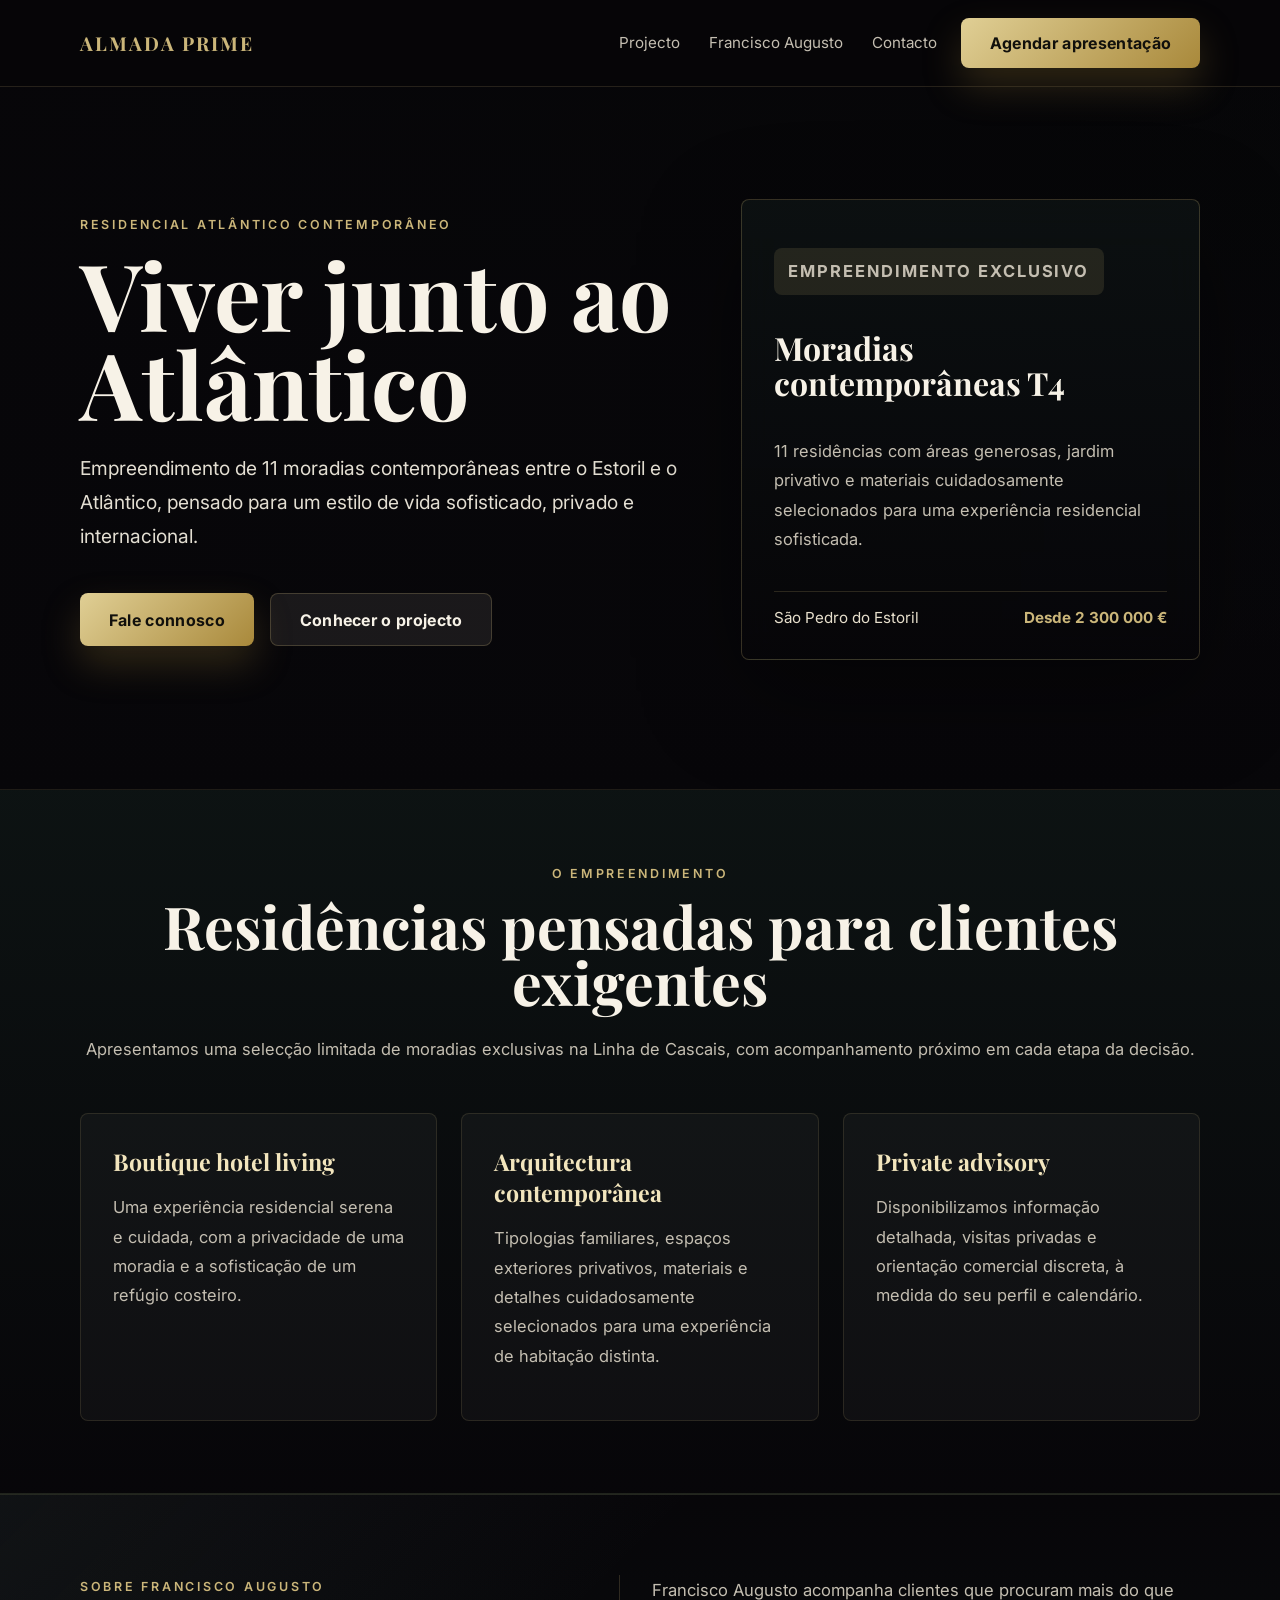
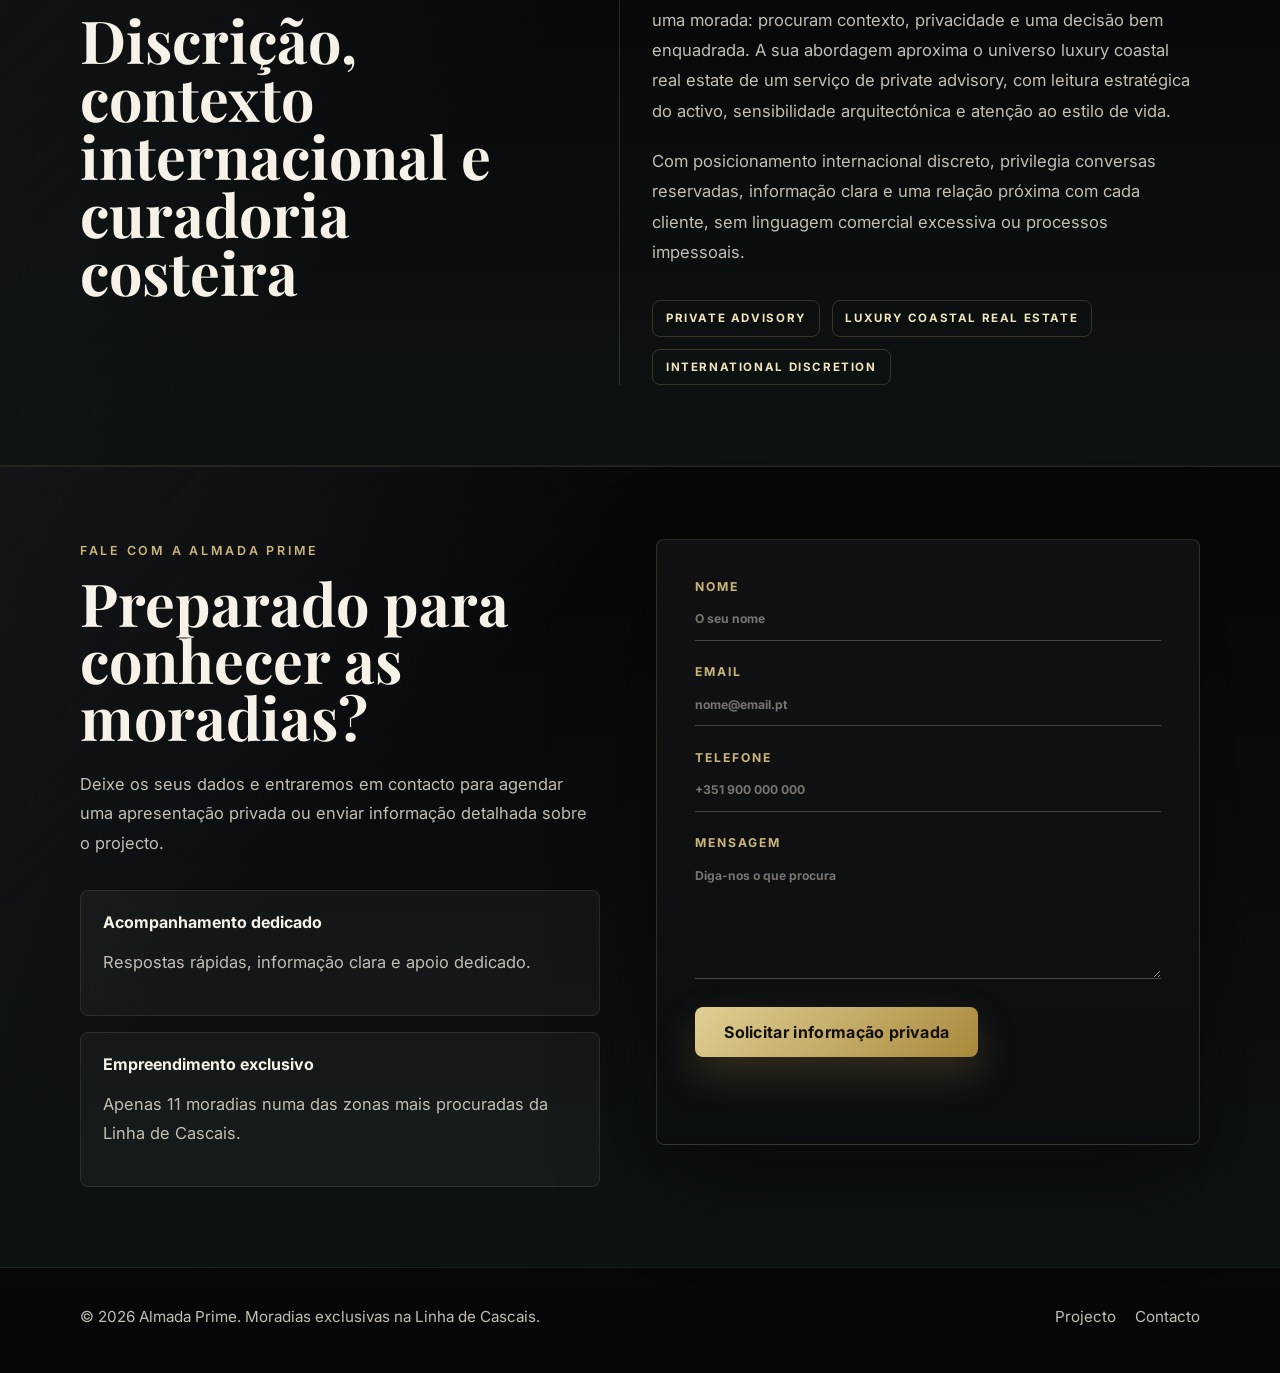
<file: index.html>
<!DOCTYPE html>
<html lang="pt-PT">
<head>
  <meta charset="UTF-8" />
  <meta name="viewport" content="width=device-width, initial-scale=1.0" />
  <title>Almada Prime | Residências em São Pedro do Estoril</title>
  <link rel="preconnect" href="https://fonts.googleapis.com" />
  <link rel="preconnect" href="https://fonts.gstatic.com" crossorigin />
  <link href="https://fonts.googleapis.com/css2?family=Inter:wght@400;500;600;700&family=Playfair+Display:wght@600;700&display=swap" rel="stylesheet" />
  <link rel="stylesheet" href="styles.css" />
</head>
<body>
  <header class="site-header">
    <div class="container header-inner">
      <a href="#" class="logo">Almada Prime</a>
      <nav class="nav-links">
        <a href="#servicos">Projecto</a>
        <a href="#francisco">Francisco Augusto</a>
        <a href="#contacto">Contacto</a>
      </nav>
      <a href="#contacto" class="button button-primary">Agendar apresentação</a>
    </div>
  </header>

  <main>
    <section class="hero">
      <div class="container hero-grid">
        <div class="hero-copy">
          <span class="eyebrow">Residencial atlântico contemporâneo</span>
          <h1>Viver junto ao Atlântico</h1>
          <p>Empreendimento de 11 moradias contemporâneas entre o Estoril e o Atlântico, pensado para um estilo de vida sofisticado, privado e internacional.</p>
          <div class="hero-actions">
            <a href="#contacto" class="button button-primary">Fale connosco</a>
            <a href="#servicos" class="button button-secondary">Conhecer o projecto</a>
          </div>
        </div>
        <div class="hero-card">
          <div class="hero-card-content">
            <p class="card-tag">Empreendimento exclusivo</p>
            <h2>Moradias contemporâneas T4</h2>
            <p>11 residências com áreas generosas, jardim privativo e materiais cuidadosamente selecionados para uma experiência residencial sofisticada.</p>
            <div class="card-meta">
              <span>São Pedro do Estoril</span>
              <span>Desde 2 300 000 €</span>
            </div>
          </div>
        </div>
      </div>
    </section>

    <section id="servicos" class="servicos section-surface">
      <div class="container section-header">
        <span class="eyebrow">O empreendimento</span>
        <h2>Residências pensadas para clientes exigentes</h2>
        <p>Apresentamos uma selecção limitada de moradias exclusivas na Linha de Cascais, com acompanhamento próximo em cada etapa da decisão.</p>
      </div>
      <div class="container cards-grid">
        <article class="service-card">
          <h3>Boutique hotel living</h3>
          <p>Uma experiência residencial serena e cuidada, com a privacidade de uma moradia e a sofisticação de um refúgio costeiro.</p>
        </article>
        <article class="service-card">
          <h3>Arquitectura contemporânea</h3>
          <p>Tipologias familiares, espaços exteriores privativos, materiais e detalhes cuidadosamente selecionados para uma experiência de habitação distinta.</p>
        </article>
        <article class="service-card">
          <h3>Private advisory</h3>
          <p>Disponibilizamos informação detalhada, visitas privadas e orientação comercial discreta, à medida do seu perfil e calendário.</p>
        </article>
      </div>
    </section>

    <section id="francisco" class="advisor section-surface">
      <div class="container advisor-grid">
        <div>
          <span class="eyebrow">Sobre Francisco Augusto</span>
          <h2>Discrição, contexto internacional e curadoria costeira</h2>
        </div>
        <div class="advisor-copy">
          <p>Francisco Augusto acompanha clientes que procuram mais do que uma morada: procuram contexto, privacidade e uma decisão bem enquadrada. A sua abordagem aproxima o universo luxury coastal real estate de um serviço de private advisory, com leitura estratégica do activo, sensibilidade arquitectónica e atenção ao estilo de vida.</p>
          <p>Com posicionamento internacional discreto, privilegia conversas reservadas, informação clara e uma relação próxima com cada cliente, sem linguagem comercial excessiva ou processos impessoais.</p>
          <div class="advisor-signature">
            <span>Private advisory</span>
            <span>Luxury coastal real estate</span>
            <span>International discretion</span>
          </div>
        </div>
      </div>
    </section>

    <section id="contacto" class="contact section-surface dark-section">
      <div class="container contact-grid">
        <div class="contact-info">
          <span class="eyebrow">Fale com a Almada Prime</span>
          <h2>Preparado para conhecer as moradias?</h2>
          <p>Deixe os seus dados e entraremos em contacto para agendar uma apresentação privada ou enviar informação detalhada sobre o projecto.</p>
          <div class="contact-highlights">
            <div>
              <strong>Acompanhamento dedicado</strong>
              <p>Respostas rápidas, informação clara e apoio dedicado.</p>
            </div>
            <div>
              <strong>Empreendimento exclusivo</strong>
              <p>Apenas 11 moradias numa das zonas mais procuradas da Linha de Cascais.</p>
            </div>
          </div>
        </div>
        <form class="contact-form" method="post"action="/.netlify/functions/mailerlite" data-mailerlite-form>
          <label>
            Nome
            <input type="text" name="nome" placeholder="O seu nome" required />
          </label>
          <label>
            Email
            <input type="email" name="email" placeholder="nome@email.pt" required />
          </label>
          <label>
            Telefone
            <input type="tel" name="telefone" placeholder="+351 900 000 000" required />
          </label>
          <label>
            Mensagem
            <textarea name="mensagem" rows="4" placeholder="Diga-nos o que procura"></textarea>
          </label>
          <button type="submit" class="button button-primary">Solicitar informação privada</button>
          <p class="form-status" data-form-status data-state="idle" aria-live="polite"></p>
        </form>
      </div>
    </section>
  </main>

  <footer class="site-footer">
    <div class="container footer-inner">
      <p>© 2026 Almada Prime. Moradias exclusivas na Linha de Cascais.</p>
      <div class="footer-links">
        <a href="#servicos">Projecto</a>
        <a href="#contacto">Contacto</a>
      </div>
    </div>
  </footer>
 <script src="mailerlite-form.js"></script>
</body>
</html>
</file>
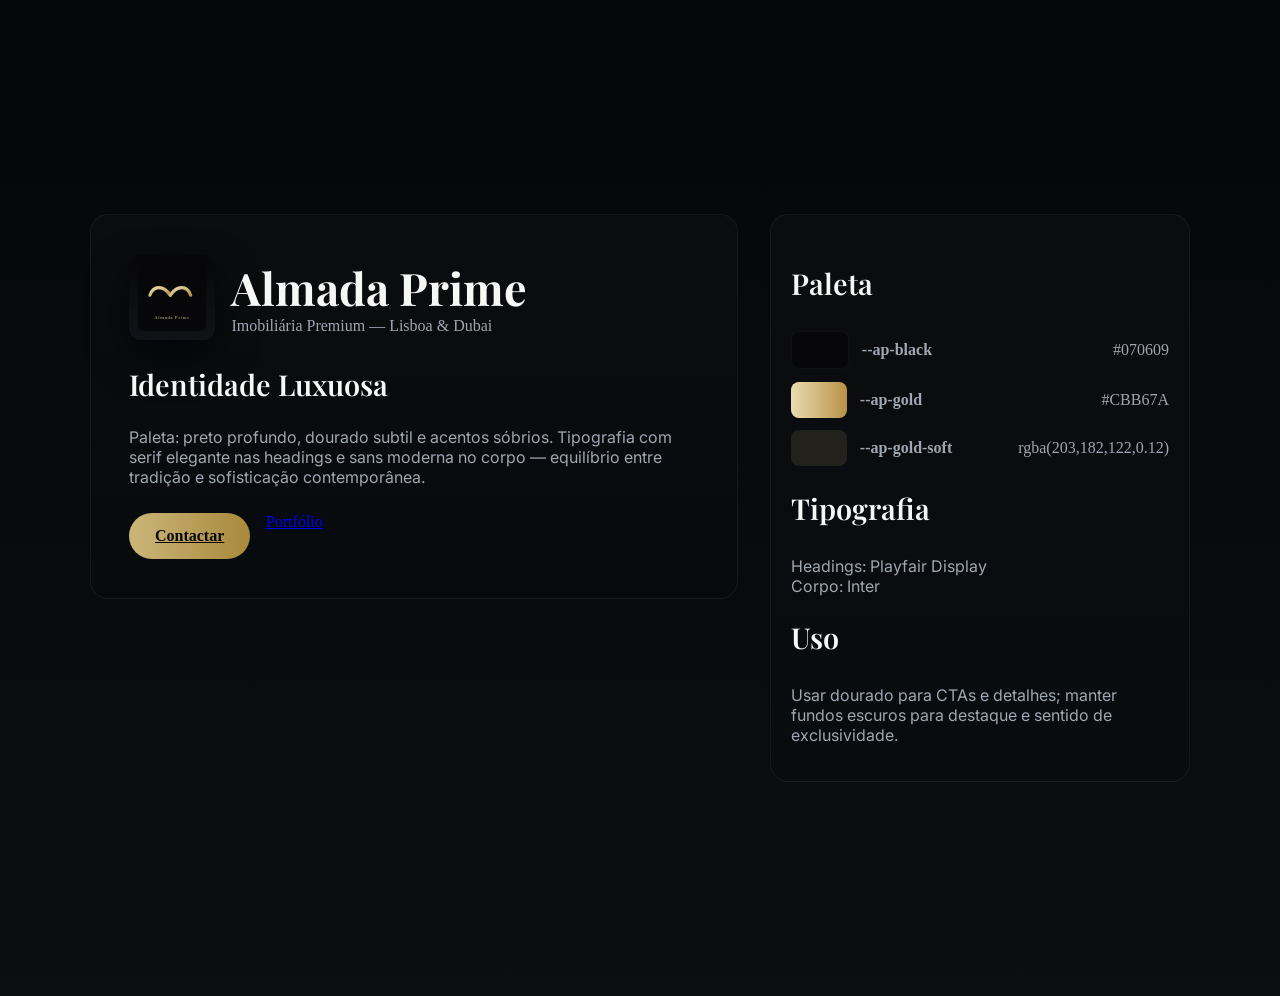
<file: brand-preview.html>
<!doctype html>
<html lang="pt">
<head>
  <meta charset="utf-8">
  <meta name="viewport" content="width=device-width,initial-scale=1">
  <title>Almada Prime — Brand Preview</title>
  <link rel="stylesheet" href="brand.css">
  <style>
    body{ margin:0; min-height:100vh; display:flex; align-items:center; justify-content:center; background:linear-gradient(180deg,#050608 0%, #0b0f12 100%); padding:3rem; }
    .preview{ width:100%; max-width:1100px; display:grid; grid-template-columns: 1fr 420px; gap:2rem; align-items:start; }
    .hero { padding:2.4rem; border-radius:18px; background:linear-gradient(180deg, rgba(255,255,255,0.02), rgba(0,0,0,0.06)); }
    .mark{ display:flex; align-items:center; gap:1rem; }
    .show-logo{ width:86px; height:86px; border-radius:12px; display:grid; place-items:center; background:linear-gradient(180deg,#070609,#0f1418); box-shadow: 0 18px 38px rgba(2,2,6,0.6); }
    .meta{ margin-top:1.25rem; color:var(--ap-muted); }
  </style>
</head>
<body>
  <div class="preview">
    <div class="hero card">
      <div class="mark">
        <div class="show-logo">
          <img src="logo.svg" alt="Almada Prime" style="width:68px; height:68px;" />
        </div>
        <div>
          <div class="h1">Almada Prime</div>
          <div class="muted">Imobiliária Premium — Lisboa & Dubai</div>
        </div>
      </div>
      <h2 class="h2" style="margin-top:1.6rem;">Identidade Luxuosa</h2>
      <p class="body meta">Paleta: preto profundo, dourado subtil e acentos sóbrios. Tipografia com serif elegante nas headings e sans moderna no corpo — equilíbrio entre tradição e sofisticação contemporânea.</p>
      <div style="margin-top:1.6rem; display:flex; gap:1rem;">
        <a class="btn-gold" href="#">Contactar</a>
        <a class="button button-secondary" href="#">Portfólio</a>
      </div>
    </div>

    <aside class="card">
      <h3 class="h2">Paleta</h3>
      <ul style="list-style:none; padding:0; margin:1rem 0 0; display:grid; gap:0.8rem;">
        <li style="display:flex; gap:0.8rem; align-items:center;"><span style="width:56px;height:36px;background:var(--ap-black);border-radius:8px;border:1px solid rgba(255,255,255,0.04);"></span><strong class="muted">--ap-black</strong><span style="margin-left:auto;color:var(--ap-muted);">#070609</span></li>
        <li style="display:flex; gap:0.8rem; align-items:center;"><span style="width:56px;height:36px;background:linear-gradient(90deg,#E9DCB1,#B89245);border-radius:8px;"></span><strong class="muted">--ap-gold</strong><span style="margin-left:auto;color:var(--ap-muted);">#CBB67A</span></li>
        <li style="display:flex; gap:0.8rem; align-items:center;"><span style="width:56px;height:36px;background:var(--ap-gold-soft);border-radius:8px;"></span><strong class="muted">--ap-gold-soft</strong><span style="margin-left:auto;color:var(--ap-muted);">rgba(203,182,122,0.12)</span></li>
      </ul>

      <h3 class="h2" style="margin-top:1.4rem;">Tipografia</h3>
      <p class="body muted">Headings: Playfair Display<br>Corpo: Inter</p>

      <h3 class="h2" style="margin-top:1.4rem;">Uso</h3>
      <p class="body muted">Usar dourado para CTAs e detalhes; manter fundos escuros para destaque e sentido de exclusividade.</p>
    </aside>
  </div>
</body>
</html>
</file>
<file: styles.css>
:root {
  color-scheme: dark;
  --bg: #070609;
  --surface: #111719;
  --surface-soft: rgba(12, 18, 18, 0.74);
  --text: #f7f2e7;
  --muted: #c4beb1;
  --accent: #cbb67a;
  --accent-deep: #a9893b;
  --coastal: #7fa0a4;
  --border: rgba(247, 242, 231, 0.14);
  --shadow: 0 32px 100px rgba(0, 0, 0, 0.42);
  --heading: 'Playfair Display', Georgia, serif;
  font-family: 'Inter', system-ui, -apple-system, BlinkMacSystemFont, 'Segoe UI', sans-serif;
}

* {
  box-sizing: border-box;
}

html {
  scroll-behavior: smooth;
}

body {
  margin: 0;
  background: linear-gradient(180deg, #050506 0%, #0e1415 46%, #070609 100%);
  color: var(--text);
}

img {
  max-width: 100%;
  display: block;
}

a {
  color: inherit;
  text-decoration: none;
}

button,
input,
textarea {
  font: inherit;
}

.container {
  width: min(1120px, calc(100% - 2rem));
  margin: 0 auto;
}

.site-header {
  position: sticky;
  top: 0;
  z-index: 10;
  backdrop-filter: blur(18px);
  background: rgba(7, 6, 9, 0.74);
  border-bottom: 1px solid rgba(203, 182, 122, 0.16);
}

.header-inner,
.footer-inner,
.hero-grid,
.contact-grid {
  display: grid;
  align-items: center;
}

.header-inner {
  grid-template-columns: auto 1fr auto;
  gap: 1.5rem;
  padding: 1.1rem 0;
}

.logo {
  color: var(--accent);
  font-family: var(--heading);
  font-size: 1.2rem;
  font-weight: 700;
  letter-spacing: 0.11em;
  text-transform: uppercase;
}

.nav-links {
  display: flex;
  justify-content: flex-end;
  gap: 1.8rem;
  font-size: 0.95rem;
  color: var(--muted);
}

.nav-links a:hover {
  color: var(--accent);
}

.button {
  display: inline-flex;
  align-items: center;
  justify-content: center;
  gap: 0.65rem;
  border: none;
  border-radius: 8px;
  padding: 0.95rem 1.8rem;
  font-weight: 700;
  letter-spacing: 0.02em;
  cursor: pointer;
  transition: transform 0.25s ease, box-shadow 0.25s ease, border-color 0.25s ease;
}

.button:hover {
  transform: translateY(-1px);
}

.button-primary {
  background: linear-gradient(135deg, #e0cf95, var(--accent-deep));
  color: #11100c;
  box-shadow: 0 18px 38px rgba(169, 137, 59, 0.25);
}

.button-secondary {
  background: rgba(247, 242, 231, 0.08);
  border: 1px solid rgba(203, 182, 122, 0.24);
  color: var(--text);
}

.hero {
  position: relative;
  isolation: isolate;
  min-height: 78svh;
  padding: 7rem 0 4.5rem;
  overflow: hidden;
}

.hero::before {
  content: "";
  position: absolute;
  inset: 0;
  z-index: -2;
  background:
    linear-gradient(90deg, rgba(7, 6, 9, 0.94) 0%, rgba(7, 6, 9, 0.72) 48%, rgba(7, 6, 9, 0.36) 100%),
    linear-gradient(180deg, rgba(7, 6, 9, 0.18) 0%, rgba(7, 6, 9, 0.74) 100%),
    url("https://images.unsplash.com/photo-1600585154340-be6161a56a0c?auto=format&fit=crop&w=1800&q=82") center / cover;
}

.hero::after {
  content: "";
  position: absolute;
  inset: auto 0 0;
  z-index: -1;
  height: 38%;
  background: linear-gradient(180deg, transparent, var(--bg));
}

.hero-grid {
  grid-template-columns: 1.2fr 0.9fr;
  gap: 3rem;
}

.hero-copy {
  max-width: 700px;
}

.eyebrow {
  display: inline-flex;
  align-items: center;
  gap: 0.5rem;
  color: var(--accent);
  font-size: 0.78rem;
  font-weight: 600;
  text-transform: uppercase;
  letter-spacing: 0.22em;
}

.hero h1,
.section-header h2,
.contact-info h2 {
  font-family: var(--heading);
  font-size: 5.8rem;
  font-weight: 700;
  line-height: 0.96;
  margin: 1rem 0 1.5rem;
}

.section-header h2,
.contact-info h2 {
  font-size: 3.7rem;
}

.hero p,
.section-header p,
.service-card p,
.contact-info p {
  color: var(--muted);
  line-height: 1.78;
  font-size: 1.03rem;
}

.hero-copy > p {
  max-width: 620px;
  color: #e3ded2;
  font-size: 1.2rem;
}

.hero-actions {
  display: flex;
  gap: 1rem;
  flex-wrap: wrap;
  margin-top: 2.5rem;
}

.hero-card {
  align-self: end;
  background: linear-gradient(180deg, rgba(13, 18, 18, 0.88), rgba(7, 6, 9, 0.9));
  border: 1px solid rgba(203, 182, 122, 0.24);
  border-radius: 8px;
  padding: 2rem;
  box-shadow: var(--shadow);
  backdrop-filter: blur(18px);
}

.hero-card-content {
  display: grid;
  gap: 1.25rem;
}

.card-tag {
  display: inline-flex;
  padding: 0.55rem 0.9rem;
  border-radius: 8px;
  background: rgba(203, 182, 122, 0.13);
  color: #ead9a5;
  font-size: 0.74rem;
  font-weight: 700;
  letter-spacing: 0.12em;
  text-transform: uppercase;
  width: fit-content;
}

.hero-card h2 {
  margin: 0;
  font-family: var(--heading);
  font-size: 2rem;
  line-height: 1.08;
}

.card-meta {
  display: flex;
  justify-content: space-between;
  gap: 1rem;
  color: #e7dfcc;
  font-size: 0.95rem;
  border-top: 1px solid rgba(203, 182, 122, 0.18);
  padding-top: 1rem;
}

.card-meta span:last-child {
  color: var(--accent);
  font-weight: 700;
}

.section-surface {
  background: linear-gradient(180deg, rgba(13, 19, 19, 0.98), rgba(7, 6, 9, 0.98));
  border-top: 1px solid rgba(203, 182, 122, 0.12);
  border-bottom: 1px solid rgba(203, 182, 122, 0.1);
}

.section-header {
  text-align: center;
  padding: 4.5rem 0 2rem;
}

.cards-grid {
  display: grid;
  grid-template-columns: repeat(3, minmax(0, 1fr));
  gap: 1.5rem;
  padding-bottom: 4.5rem;
}

.service-card {
  padding: 2rem;
  border-radius: 8px;
  background: rgba(247, 242, 231, 0.035);
  border: 1px solid rgba(203, 182, 122, 0.14);
}

.service-card h3 {
  color: #f2e5bd;
  font-family: var(--heading);
  margin-top: 0;
  margin-bottom: 1rem;
  font-size: 1.45rem;
}

.advisor {
  padding: 5rem 0;
  background:
    linear-gradient(135deg, rgba(127, 160, 164, 0.08), transparent 38%),
    linear-gradient(180deg, rgba(7, 6, 9, 0.98), rgba(13, 19, 19, 0.98));
}

.advisor-grid {
  display: grid;
  grid-template-columns: 0.9fr 1.1fr;
  gap: 4rem;
  align-items: start;
}

.advisor h2 {
  max-width: 520px;
  font-family: var(--heading);
  font-size: 3.7rem;
  line-height: 0.98;
  margin: 1rem 0 0;
}

.advisor-copy {
  display: grid;
  gap: 1.25rem;
  padding-left: 2rem;
  border-left: 1px solid rgba(203, 182, 122, 0.2);
}

.advisor-copy p {
  margin: 0;
  color: var(--muted);
  font-size: 1.04rem;
  line-height: 1.82;
}

.advisor-signature {
  display: flex;
  flex-wrap: wrap;
  gap: 0.75rem;
  margin-top: 0.8rem;
}

.advisor-signature span {
  border: 1px solid rgba(203, 182, 122, 0.22);
  border-radius: 8px;
  color: #f2e5bd;
  font-size: 0.72rem;
  font-weight: 700;
  letter-spacing: 0.14em;
  padding: 0.65rem 0.8rem;
  text-transform: uppercase;
}

.contact {
  padding: 4.5rem 0 5rem;
}

.dark-section {
  background:
    linear-gradient(135deg, rgba(127, 160, 164, 0.1), transparent 34%),
    linear-gradient(180deg, #070609, #0d1314);
}

.contact-grid {
  grid-template-columns: 1fr 1fr;
  gap: 2rem;
  align-items: start;
}

.contact-info {
  max-width: 520px;
}

.contact-highlights {
  display: grid;
  gap: 1rem;
  margin-top: 2rem;
}

.contact-highlights div {
  padding: 1.3rem 1.4rem;
  border-radius: 8px;
  background: rgba(247, 242, 231, 0.04);
  border: 1px solid rgba(203, 182, 122, 0.13);
}

.contact-highlights strong {
  display: block;
  margin-bottom: 0.4rem;
}

.contact-form {
  display: grid;
  gap: 1.45rem;
  padding: 2.4rem;
  border-radius: 8px;
  background: linear-gradient(180deg, rgba(247, 242, 231, 0.045), rgba(7, 6, 9, 0.18));
  border: 1px solid rgba(203, 182, 122, 0.18);
  box-shadow: var(--shadow);
}

.contact-form label {
  display: grid;
  gap: 0.55rem;
  color: var(--accent);
  font-size: 0.76rem;
  font-weight: 700;
  letter-spacing: 0.16em;
  text-transform: uppercase;
}

.contact-form input,
.contact-form textarea {
  width: 100%;
  background: transparent;
  border: 0;
  border-bottom: 1px solid rgba(247, 242, 231, 0.24);
  border-radius: 0;
  color: var(--text);
  padding: 0.55rem 0 0.85rem;
}

.contact-form textarea {
  resize: vertical;
  min-height: 7.5rem;
}

.contact-form input::placeholder,
.contact-form textarea::placeholder {
  color: rgba(196, 190, 177, 0.58);
}

.contact-form input:focus,
.contact-form textarea:focus {
  border-bottom-color: var(--accent);
  outline: 0;
  box-shadow: 0 1px 0 var(--accent);
}

.contact-form .button {
  margin-top: 0.3rem;
  width: fit-content;
}

.contact-form .button:disabled {
  cursor: wait;
  opacity: 0.7;
  transform: none;
}

.form-status {
  color: var(--muted);
  font-size: 0.95rem;
  line-height: 1.6;
  margin: 0;
  min-height: 1.6rem;
}

.form-status[data-state="success"] {
  color: #e8d8a4;
}

.form-status[data-state="error"] {
  color: #e5a89a;
}

.site-footer {
  padding: 1.5rem 0 2rem;
}

.footer-inner {
  grid-template-columns: 1fr auto;
  gap: 1rem;
  color: var(--muted);
  font-size: 0.95rem;
}

.footer-links {
  display: flex;
  align-items: center;
  gap: 1.2rem;
}

.footer-links a:hover {
  color: var(--accent);
}

@media (max-width: 880px) {
  .header-inner,
  .footer-inner {
    grid-template-columns: 1fr;
    text-align: center;
  }

  .nav-links {
    justify-content: center;
    flex-wrap: wrap;
  }

  .hero-grid,
  .contact-grid,
  .cards-grid,
  .advisor-grid {
    grid-template-columns: 1fr;
  }

  .advisor-grid {
    gap: 2rem;
  }

  .advisor-copy {
    padding-left: 0;
    border-left: 0;
  }

  .hero {
    min-height: auto;
    padding: 5rem 0 3rem;
  }

  .hero h1 {
    font-size: 4.1rem;
  }

  .section-header h2,
  .contact-info h2,
  .advisor h2 {
    font-size: 3.1rem;
  }
}

@media (max-width: 600px) {
  .hero h1,
  .section-header h2,
  .contact-info h2,
  .advisor h2 {
    font-size: 2.65rem;
  }

  .advisor {
    padding: 3.5rem 0;
  }

  .button {
    width: 100%;
  }

  .contact-form {
    padding: 1.5rem;
  }

  .contact-form .button {
    width: 100%;
  }

  .hero-actions {
    flex-direction: column;
  }
}
</file>
<file: brand.css>
/* Almada Prime — Brand CSS
   Paleta, tipografia e utilitários para identidade luxuosa
*/

@import url('https://fonts.googleapis.com/css2?family=Playfair+Display:wght@400;600;700&family=Inter:wght@400;500;600;700&display=swap');

:root{
  --ap-black: #070609; /* quase preto profundo */
  --ap-charcoal: #0f1418;
  --ap-gold: #CBB67A; /* dourado subtil */
  --ap-gold-deep: #A9893B; /* dourado para contraste */
  --ap-gold-soft: rgba(203,182,122,0.12);
  --ap-muted: #9ea7b3;
  --ap-white: #F7F7F6;

  --brand-heading: 'Playfair Display', serif;
  --brand-body: 'Inter', system-ui, -apple-system, 'Segoe UI', Roboto, 'Helvetica Neue', Arial, sans-serif;
}

/* Typography */
.h1 { font-family: var(--brand-heading); font-weight:700; font-size:2.8rem; color:var(--ap-white); }
.h2 { font-family: var(--brand-heading); font-weight:600; font-size:1.8rem; color:var(--ap-white); }
.body { font-family: var(--brand-body); font-size:1rem; color:var(--ap-white); }
.muted { color: var(--ap-muted); }

/* Utilities */
.bg-brand { background: linear-gradient(180deg, var(--ap-black), var(--ap-charcoal)); }
.card { background: linear-gradient(180deg, rgba(255,255,255,0.02), rgba(0,0,0,0.06)); border-radius:18px; padding:1.25rem; border:1px solid rgba(255,255,255,0.05); }
.btn-gold { background: linear-gradient(90deg,var(--ap-gold),var(--ap-gold-deep)); color:var(--ap-black); padding:0.9rem 1.6rem; border-radius:999px; font-weight:600; display:inline-block; }

/* Logo helper */
.brand-logo { display:inline-flex; align-items:center; gap:0.75rem; }
.brand-mark { width:56px; height:56px; display:inline-grid; place-items:center; border-radius:12px; background:linear-gradient(180deg,var(--ap-black),var(--ap-charcoal)); box-shadow: 0 12px 30px rgba(4,4,6,0.6); }
.brand-word { font-family: var(--brand-heading); font-size:1.05rem; letter-spacing:0.08em; color:var(--ap-gold); font-weight:700; }

/* Small print for print and web */
.logo-svg { width:100%; height:auto; }

/* Accessibility: high contrast focus */
:focus { outline: 3px solid var(--ap-gold-soft); outline-offset: 2px; }
</file>
